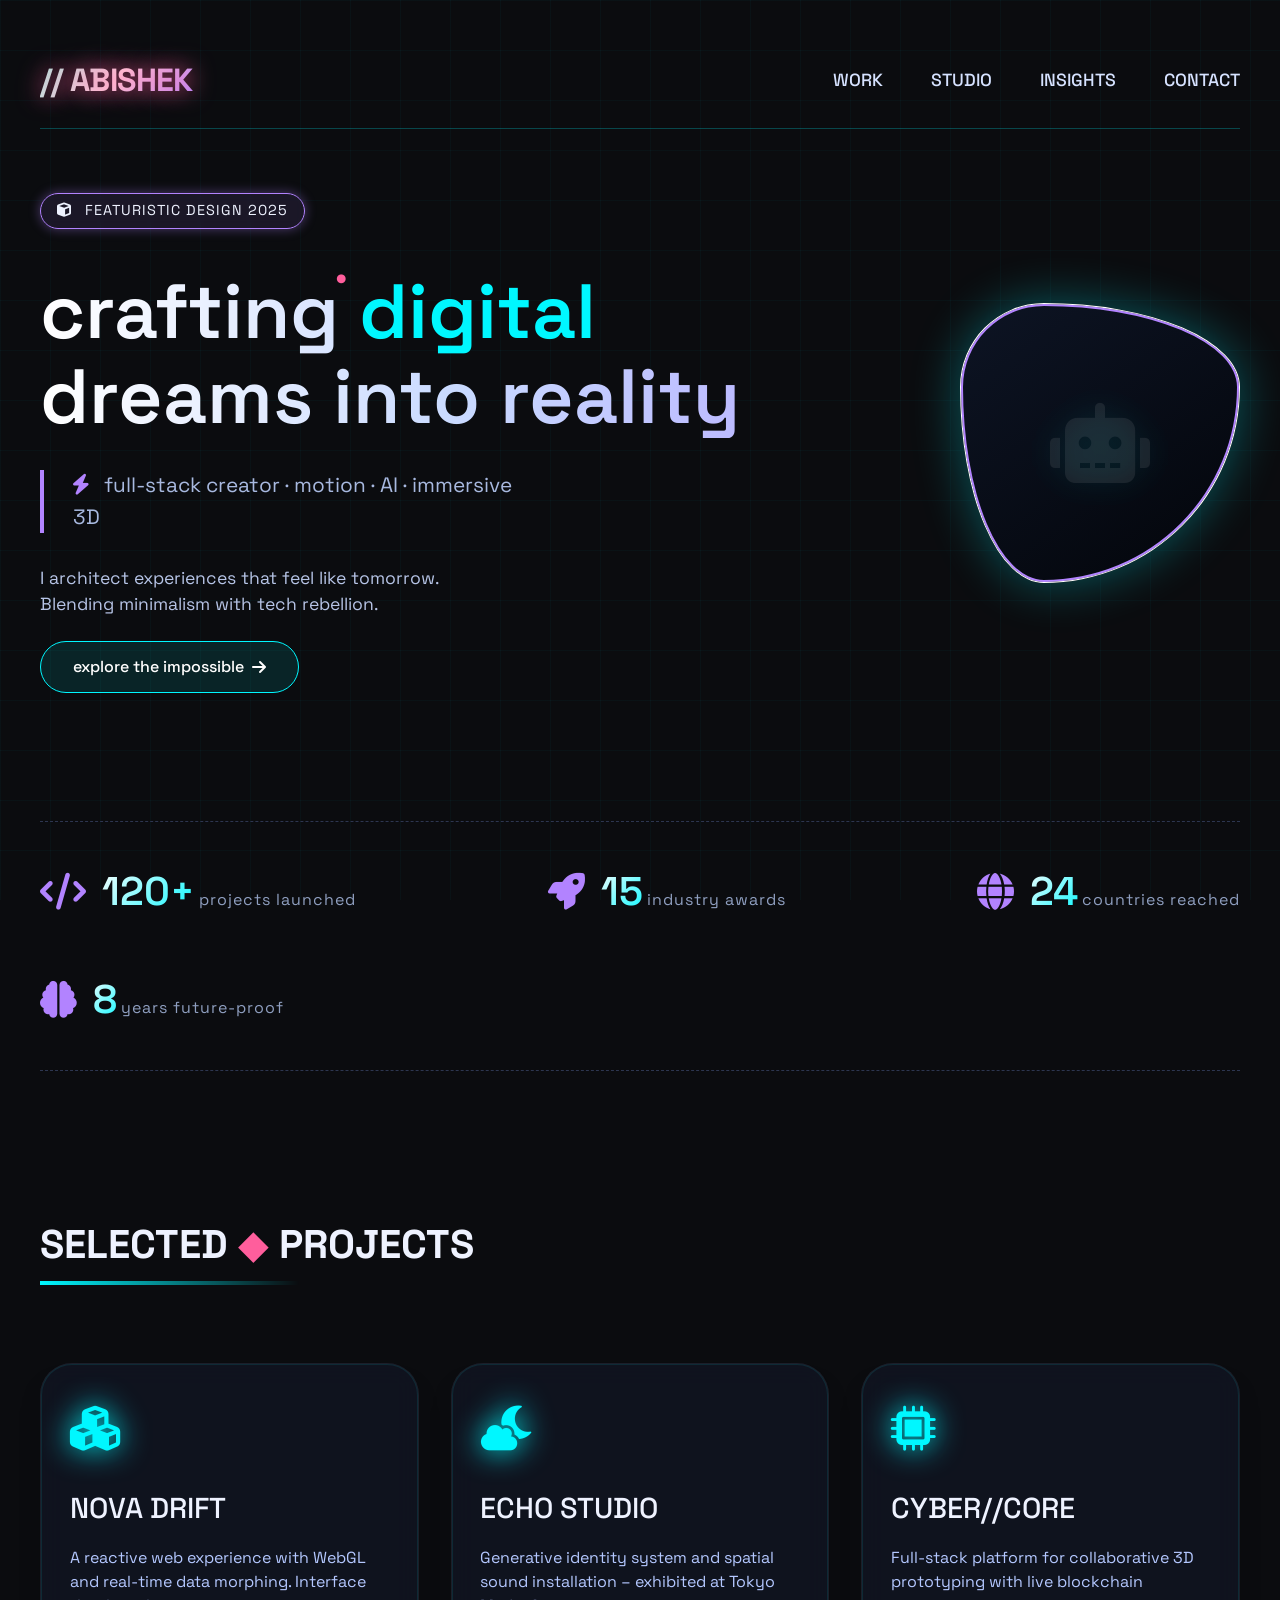
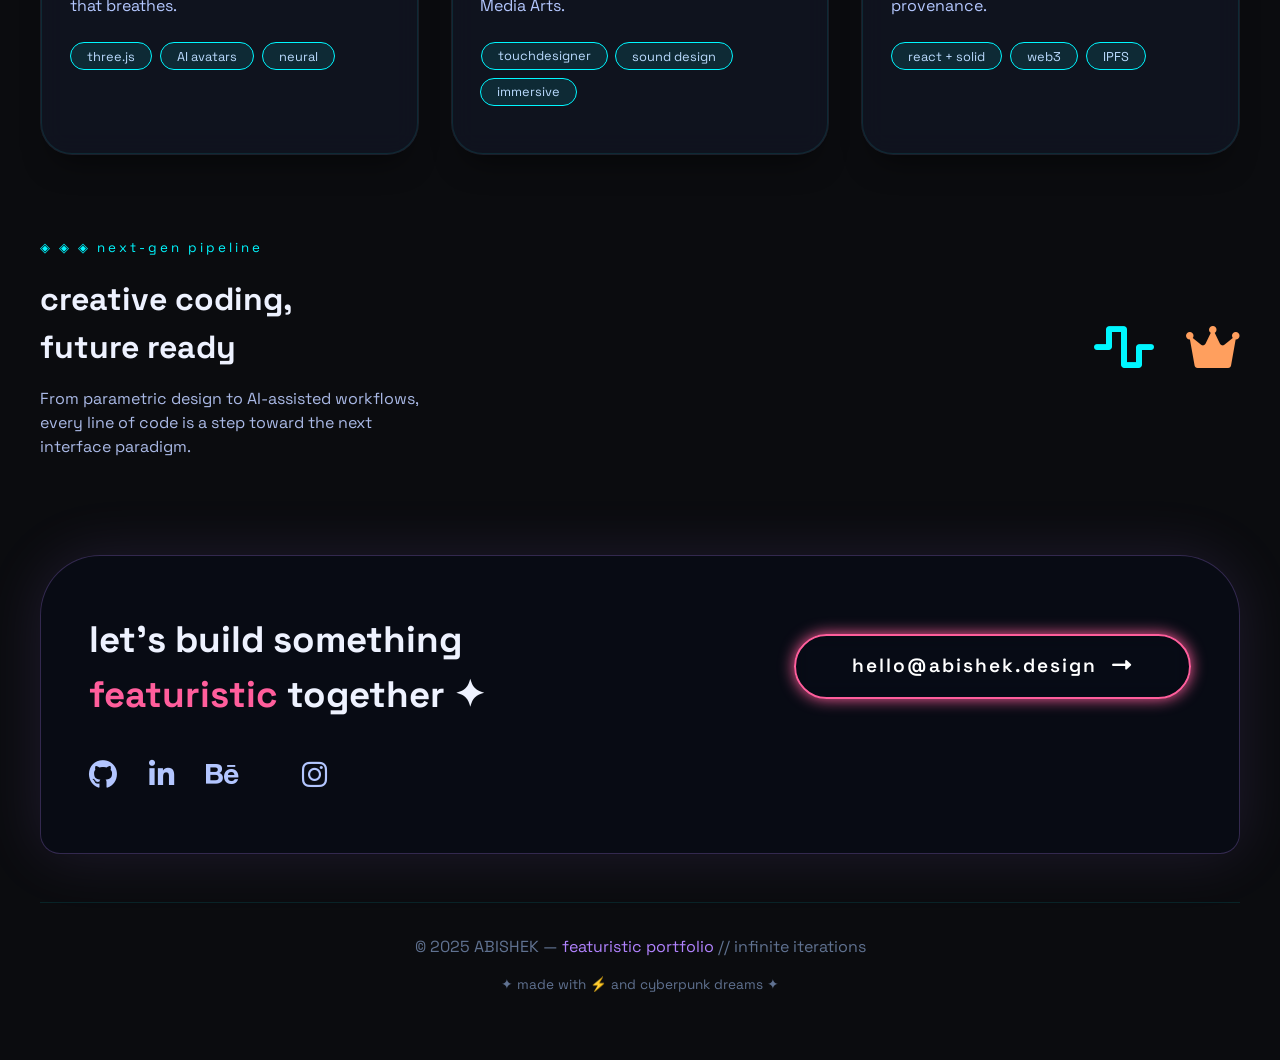
<file: amd.html>
<!DOCTYPE html>
<html lang="en">
<head>
    <meta charset="UTF-8">
    <meta name="viewport" content="width=device-width, initial-scale=1.0">
    <title>Abishek · futurist portfolio</title>
    <!-- Font & Icons (Feather Icons + Google Font) -->
    <link rel="stylesheet" href="https://cdnjs.cloudflare.com/ajax/libs/font-awesome/6.0.0-beta3/css/all.min.css">
    <link href="https://fonts.googleapis.com/css2?family=Space+Grotesk:wght@300;400;500;600;700&display=swap" rel="stylesheet">
    <style>
        * {
            margin: 0;
            padding: 0;
            box-sizing: border-box;
        }

        body {
            background-color: #0b0c0f;
            font-family: 'Space Grotesk', sans-serif;
            color: #eef2ff;
            line-height: 1.5;
            overflow-x: hidden;
            scroll-behavior: smooth;
        }

        /* ===== futuristic design system ===== */
        :root {
            --glow-cyan: #00f7ff;
            --glow-purple: #b283ff;
            --glow-pink: #ff5e9c;
            --dark-bg: #0a0b0e;
            --card-bg: rgba(18, 22, 36, 0.75);
            --border-glow: 0 0 10px rgba(0, 247, 255, 0.3);
        }

        /* animated grid overlay */
        .grid-background {
            position: fixed;
            top: 0;
            left: 0;
            width: 100vw;
            height: 100vh;
            background-image: 
                linear-gradient(rgba(0, 247, 255, 0.03) 1px, transparent 1px),
                linear-gradient(90deg, rgba(0, 247, 255, 0.03) 1px, transparent 1px);
            background-size: 50px 50px;
            pointer-events: none;
            z-index: -1;
            animation: drift 20s linear infinite;
        }

        @keyframes drift {
            0% { transform: translate(0, 0); }
            100% { transform: translate(20px, 20px); }
        }

        /* glitch / neon elements */
        .glow-text {
            text-shadow: 0 0 10px var(--glow-cyan), 0 0 20px var(--glow-purple);
        }

        .neon-border {
            border: 1px solid rgba(0, 247, 255, 0.4);
            box-shadow: 0 0 20px rgba(178, 131, 255, 0.3), inset 0 0 15px rgba(0, 247, 255, 0.2);
            backdrop-filter: blur(8px);
            transition: all 0.3s ease;
        }

        .neon-border:hover {
            border-color: var(--glow-pink);
            box-shadow: 0 0 35px rgba(255, 94, 156, 0.5), inset 0 0 20px #ff5e9c;
        }

        /* container */
        .container {
            max-width: 1280px;
            margin: 0 auto;
            padding: 2rem 2.5rem;
            position: relative;
            z-index: 5;
        }

        /* header — cyber-minimal */
        .navbar {
            display: flex;
            justify-content: space-between;
            align-items: center;
            padding: 1.5rem 0;
            border-bottom: 1px solid rgba(0, 247, 255, 0.25);
            flex-wrap: wrap;
        }

        .logo {
            font-size: 2rem;
            font-weight: 700;
            letter-spacing: -0.02em;
            background: linear-gradient(130deg, #a8ede0, #fed6e3, #b283ff);
            -webkit-background-clip: text;
            background-clip: text;
            color: transparent;
            text-shadow: 0 0 25px #ff5e9c;
        }

        .nav-links {
            display: flex;
            gap: 3rem;
            font-weight: 500;
        }

        .nav-links a {
            text-decoration: none;
            color: #d6e2ff;
            font-size: 1.1rem;
            position: relative;
            padding: 0.25rem 0;
        }

        .nav-links a::after {
            content: '';
            position: absolute;
            bottom: 0;
            left: 0;
            width: 0%;
            height: 2px;
            background: linear-gradient(90deg, var(--glow-cyan), var(--glow-pink));
            transition: width 0.25s;
        }

        .nav-links a:hover::after {
            width: 100%;
            box-shadow: 0 0 8px var(--glow-cyan);
        }

        /* hero */
        .hero {
            display: flex;
            align-items: center;
            justify-content: space-between;
            gap: 4rem;
            margin: 4rem 0 8rem;
            flex-wrap: wrap;
        }

        .hero-content {
            flex: 1 1 350px;
        }

        .chip {
            display: inline-block;
            padding: 0.4rem 1rem;
            background: rgba(178, 131, 255, 0.1);
            border: 1px solid var(--glow-purple);
            border-radius: 40px;
            font-size: 0.9rem;
            letter-spacing: 1px;
            margin-bottom: 1.5rem;
            backdrop-filter: blur(5px);
            box-shadow: 0 0 12px #b283ff66;
        }

        .hero h1 {
            font-size: clamp(2.8rem, 7vw, 4.8rem);
            font-weight: 600;
            line-height: 1.1;
            background: linear-gradient(to right, #ffffff, #c8d9ff, #b6aaff);
            -webkit-background-clip: text;
            background-clip: text;
            color: transparent;
            margin: 1rem 0 1.2rem;
        }

        .hero-highlight {
            color: var(--glow-cyan);
            position: relative;
            display: inline-block;
        }

        .hero-highlight::before {
            content: '•';
            position: absolute;
            left: -1.5rem;
            color: var(--glow-pink);
            font-size: 2rem;
            top: -10px;
            animation: pulse 2s infinite;
        }

        @keyframes pulse {
            0% { opacity: 0.3; text-shadow: 0 0 2px white; }
            50% { opacity: 1; text-shadow: 0 0 18px var(--glow-pink); }
            100% { opacity: 0.3; }
        }

        .hero-desc {
            font-size: 1.3rem;
            color: #a8b9e0;
            border-left: 4px solid var(--glow-purple);
            padding-left: 1.8rem;
            margin: 2rem 0;
            max-width: 500px;
        }

        .hero-avatar {
            flex: 0 0 280px;
            height: 280px;
            border-radius: 30% 70% 70% 30% / 30% 30% 70% 70%;
            background: linear-gradient(145deg, #0d1424, #03050a);
            box-shadow: 0 0 50px #00f7ff55, 0 0 0 2px #b283ff inset;
            animation: morph 8s ease-in-out infinite;
            display: flex;
            align-items: center;
            justify-content: center;
            color: rgba(255,255,255,0.1);
            font-size: 5rem;
            border: 1px solid white;
        }

        @keyframes morph {
            0% { border-radius: 30% 70% 70% 30% / 30% 30% 70% 70%; }
            50% { border-radius: 60% 40% 40% 60% / 50% 60% 40% 50%; }
            100% { border-radius: 30% 70% 70% 30% / 30% 30% 70% 70%; }
        }

        .hero-avatar i {
            opacity: 0.8;
            filter: drop-shadow(0 0 15px cyan);
        }

        /* featured work — card grid with glassmorphism */
        .section-title {
            font-size: 2.5rem;
            margin: 5rem 0 2.5rem;
            display: inline-block;
            position: relative;
        }

        .section-title span {
            color: var(--glow-pink);
            font-weight: 300;
        }

        .section-title::after {
            content: '';
            position: absolute;
            left: 0;
            bottom: -10px;
            width: 60%;
            height: 4px;
            background: linear-gradient(90deg, var(--glow-cyan), transparent);
        }

        .project-grid {
            display: grid;
            grid-template-columns: repeat(auto-fit, minmax(300px, 1fr));
            gap: 2rem;
            margin: 3rem 0;
        }

        .project-card {
            background: var(--card-bg);
            backdrop-filter: blur(12px);
            border: 1px solid rgba(255,255,255,0.05);
            border-radius: 32px;
            padding: 2rem 1.8rem;
            transition: all 0.25s ease-out;
            box-shadow: 0 20px 30px -15px #00000080, 0 0 0 1px rgba(0,247,255,0.1) inset;
            position: relative;
            overflow: hidden;
        }

        .project-card::before {
            content: '';
            position: absolute;
            inset: 0;
            background: radial-gradient(circle at 30% 30%, rgba(178,131,255,0.16), transparent 70%);
            opacity: 0;
            transition: opacity 0.4s;
        }

        .project-card:hover::before {
            opacity: 1;
        }

        .project-card:hover {
            transform: translateY(-12px) scale(1.02);
            border-color: var(--glow-purple);
            box-shadow: 0 25px 40px -10px #000, 0 0 35px #b283ff77;
        }

        .project-icon {
            font-size: 2.8rem;
            margin-bottom: 1.5rem;
            color: var(--glow-cyan);
            filter: drop-shadow(0 0 15px var(--glow-cyan));
        }

        .project-card h3 {
            font-size: 1.8rem;
            font-weight: 500;
            margin-bottom: 1rem;
        }

        .project-tags {
            display: flex;
            flex-wrap: wrap;
            gap: 0.5rem;
            margin: 1.5rem 0 1rem;
        }

        .project-tags span {
            background: rgba(0,247,255,0.1);
            border: 1px solid var(--glow-cyan);
            border-radius: 40px;
            padding: 0.2rem 1rem;
            font-size: 0.8rem;
            font-weight: 400;
            color: #bbdbff;
        }

        /* stats / feature pills */
        .stats-row {
            display: flex;
            gap: 3rem;
            margin: 4rem 0;
            flex-wrap: wrap;
            justify-content: space-between;
            border-top: 1px dashed #2d3650;
            border-bottom: 1px dashed #2d3650;
            padding: 2.5rem 0;
        }

        .stat-item {
            display: flex;
            align-items: center;
            gap: 1rem;
        }

        .stat-number {
            font-size: 2.5rem;
            font-weight: 600;
            background: linear-gradient(135deg, #ffffff, var(--glow-cyan));
            -webkit-background-clip: text;
            background-clip: text;
            color: transparent;
        }

        .stat-label {
            color: #8f9fc0;
            letter-spacing: 1px;
        }

        .stat-icon {
            font-size: 2.3rem;
            color: var(--glow-purple);
        }

        /* contact / cta area */
        .contact-area {
            background: rgba(8, 12, 24, 0.7);
            backdrop-filter: blur(15px);
            border-radius: 60px 60px 20px 20px;
            padding: 3.5rem 3rem;
            margin: 6rem 0 3rem;
            border: 1px solid #b283ff40;
            box-shadow: 0 0 60px #b283ff20;
        }

        .contact-flex {
            display: flex;
            flex-wrap: wrap;
            align-items: center;
            justify-content: space-between;
            gap: 2rem;
        }

        .contact-flex h2 {
            font-size: 2.3rem;
            max-width: 500px;
        }

        .glow-btn {
            background: transparent;
            border: 2px solid var(--glow-pink);
            color: white;
            padding: 1rem 3.5rem;
            font-size: 1.2rem;
            font-weight: 600;
            border-radius: 60px;
            cursor: pointer;
            transition: 0.2s;
            box-shadow: 0 0 15px var(--glow-pink);
            text-decoration: none;
            display: inline-block;
            backdrop-filter: blur(8px);
            letter-spacing: 2px;
        }

        .glow-btn:hover {
            background: var(--glow-pink);
            color: #0b0c0f;
            box-shadow: 0 0 45px #ff5e9c, 0 0 10px cyan inset;
            border-color: white;
            transform: scale(1.02);
        }

        .social-links {
            display: flex;
            gap: 2rem;
            font-size: 1.8rem;
            margin-top: 2rem;
        }

        .social-links a {
            color: #b3c6ff;
            transition: 0.2s;
            filter: drop-shadow(0 0 10px transparent);
        }

        .social-links a:hover {
            color: var(--glow-cyan);
            transform: translateY(-5px);
            filter: drop-shadow(0 0 15px var(--glow-cyan));
        }

        footer {
            text-align: center;
            padding: 2rem 0;
            color: #607291;
            border-top: 1px solid rgba(0,247,255,0.1);
        }

        /* scrollbar design */
        ::-webkit-scrollbar {
            width: 8px;
        }
        ::-webkit-scrollbar-track {
            background: #0b0c0f;
        }
        ::-webkit-scrollbar-thumb {
            background: linear-gradient(#b283ff, #00f7ff);
            border-radius: 4px;
        }

        /* responsive */
        @media (max-width: 700px) {
            .container { padding: 1rem 1.5rem; }
            .navbar { flex-direction: column; gap: 1rem; }
            .nav-links { gap: 1.5rem; flex-wrap: wrap; justify-content: center; }
            .hero-avatar { width: 200px; height: 200px; }
        }
    </style>
</head>
<body>
    <div class="grid-background"></div>

    <div class="container">
        <!-- header with futuristic navigation -->
        <nav class="navbar">
            <div class="logo">// ABISHEK</div>
            <div class="nav-links">
                <a href="#">WORK</a>
                <a href="#">STUDIO</a>
                <a href="#">INSIGHTS</a>
                <a href="#">CONTACT</a>
            </div>
        </nav>

        <!-- hero section – glitchy + feature rich -->
        <div class="hero">
            <div class="hero-content">
                <span class="chip"><i class="fas fa-cube" style="margin-right: 8px;"></i> FEATURISTIC DESIGN 2025</span>
                <h1>
                    crafting <span class="hero-highlight">digital</span><br>
                    dreams into reality
                </h1>
                <div class="hero-desc">
                    <i class="fas fa-bolt" style="color: #b283ff; margin-right: 10px;"></i>
                    full‑stack creator · motion · AI · immersive 3D
                </div>
                <p style="color: #b6c4e6; max-width: 500px; font-size: 1.1rem; margin: 2rem 0 1rem;">
                    I architect experiences that feel like tomorrow. <br>Blending minimalism with tech rebellion.
                </p>
                <!-- floating mini cta -->
                <a href="#" style="display: inline-flex; align-items: center; gap: 8px; color: white; background: rgba(0,247,255,0.1); padding: 0.8rem 2rem; border-radius: 60px; border: 1px solid #00f7ff; text-decoration: none; font-weight: 500; margin-top: 0.5rem;"> explore the impossible <i class="fas fa-arrow-right"></i></a>
            </div>

            <div class="hero-avatar">
                <i class="fas fa-robot"></i>
            </div>
        </div>

        <!-- stats / futuristic micro metrics -->
        <div class="stats-row">
            <div class="stat-item">
                <i class="fas fa-code stat-icon"></i>
                <div><span class="stat-number">120+</span> <span class="stat-label">projects launched</span></div>
            </div>
            <div class="stat-item">
                <i class="fas fa-rocket stat-icon"></i>
                <div><span class="stat-number">15</span> <span class="stat-label">industry awards</span></div>
            </div>
            <div class="stat-item">
                <i class="fas fa-globe stat-icon"></i>
                <div><span class="stat-number">24</span> <span class="stat-label">countries reached</span></div>
            </div>
            <div class="stat-item">
                <i class="fas fa-brain stat-icon"></i>
                <div><span class="stat-number">8</span> <span class="stat-label">years future-proof</span></div>
            </div>
        </div>

        <!-- featured work section — featuristic cards -->
        <h2 class="section-title">SELECTED <span>◆</span> PROJECTS</h2>
        <div class="project-grid">
            <div class="project-card">
                <div class="project-icon"><i class="fas fa-cubes"></i></div>
                <h3>NOVA DRIFT</h3>
                <p style="color: #b4c8ff;">A reactive web experience with WebGL and real‑time data morphing. Interface that breathes.</p>
                <div class="project-tags">
                    <span>three.js</span>
                    <span>AI avatars</span>
                    <span>neural</span>
                </div>
            </div>
            <div class="project-card">
                <div class="project-icon"><i class="fas fa-cloud-moon"></i></div>
                <h3>ECHO STUDIO</h3>
                <p style="color: #b4c8ff;">Generative identity system and spatial sound installation – exhibited at Tokyo Media Arts.</p>
                <div class="project-tags">
                    <span>touchdesigner</span>
                    <span>sound design</span>
                    <span>immersive</span>
                </div>
            </div>
            <div class="project-card">
                <div class="project-icon"><i class="fas fa-microchip"></i></div>
                <h3>CYBER//CORE</h3>
                <p style="color: #b4c8ff;">Full‑stack platform for collaborative 3D prototyping with live blockchain provenance.</p>
                <div class="project-tags">
                    <span>react + solid</span>
                    <span>web3</span>
                    <span>IPFS</span>
                </div>
            </div>
        </div>

        <!-- extra design feature: floating timeline concept -->
        <div style="margin: 5rem 0 2rem; display: flex; flex-wrap: wrap; gap: 2.5rem; justify-content: space-between; align-items: center;">
            <div style="max-width: 400px;">
                <small style="color: #00f7ff; letter-spacing: 3px;">◈  ◈  ◈  next-gen pipeline</small>
                <h3 style="font-size: 2rem; margin: 1rem 0;">creative coding,<br>future ready</h3>
                <p style="color: #aab9e6;">From parametric design to AI-assisted workflows, every line of code is a step toward the next interface paradigm.</p>
            </div>
            <div style="display: flex; gap: 2rem; font-size: 3rem; color: #2f3b66;">
                <i class="fas fa-circle-nodes" style="color: #b283ff;"></i>
                <i class="fas fa-wave-square" style="color: #00f7ff;"></i>
                <i class="fas fa-crown" style="color: #ff9f5e;"></i>
            </div>
        </div>

        <!-- contact / final area -->
        <div class="contact-area">
            <div class="contact-flex">
                <h2>let’s build something <span style="color: #ff5e9c;">featuristic</span> together ✦</h2>
                <a href="#" class="glow-btn">hello@abishek.design <i class="fas fa-long-arrow-alt-right" style="margin-left: 8px;"></i></a>
            </div>
            <div class="social-links">
                <a href="#" aria-label="github"><i class="fab fa-github"></i></a>
                <a href="#" aria-label="linkedin"><i class="fab fa-linkedin-in"></i></a>
                <a href="#" aria-label="behance"><i class="fab fa-behance"></i></a>
                <a href="#" aria-label="x"><i class="fab fa-x-twitter"></i></a>
                <a href="#" aria-label="instagram"><i class="fab fa-instagram"></i></a>
            </div>
        </div>

        <!-- footer with subtle glow -->
        <footer>
            <p>© 2025 ABISHEK — <span style="color: #b283ff;">featuristic portfolio</span> // infinite iterations</p>
            <p style="margin-top: 1rem; font-size: 0.85rem;">✦  made with ⚡ and cyberpunk dreams  ✦</p>
        </footer>
    </div>

    <!-- small hover glow enhancement -->
</body>
</html>
</file>
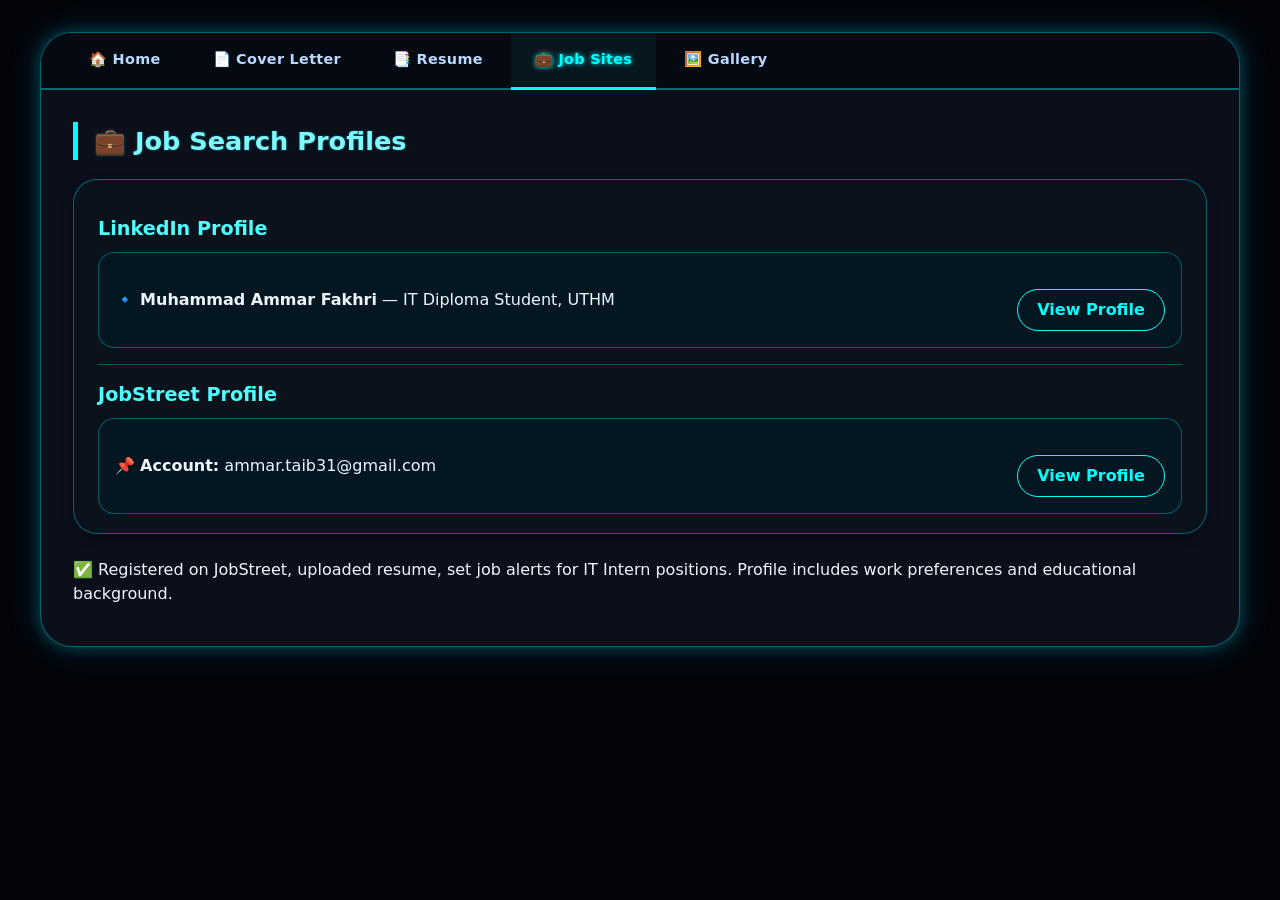
<file: jobsites.html>
<!DOCTYPE html>
<html lang="en">
<head>
  <meta charset="UTF-8">
  <title>Job Sites</title>
  <link rel="stylesheet" href="style.css">
</head>
<body>

<div class="portfolio">

  <div class="nav-tabs">
    <a class="tab-btn" href="index.html">🏠 Home</a>
    <a class="tab-btn" href="cover.html">📄 Cover Letter</a>
    <a class="tab-btn" href="resume.html">📑 Resume</a>
    <a class="tab-btn active" href="jobsites.html">💼 Job Sites</a>
    <a class="tab-btn" href="gallery.html">🖼️ Gallery</a>
  </div>

  <div class="tab-panel active-panel">
  <h2>💼 Job Search Profiles</h2>
    <div class="card">
      <h3>LinkedIn Profile</h3>
      <div class="profile-badge">
        <div>🔹 <strong>Muhammad Ammar Fakhri</strong> — IT Diploma Student, UTHM</div>
        <a href="https://www.linkedin.com/in/noh-ammar-fakhri-47ba52371" target="_blank" class="btn btn-outline" style="text-decoration:none;">View Profile</a>
      </div>
      <hr>
      <h3>JobStreet Profile</h3>
      <div class="profile-badge">
        <div>📌 <strong>Account:</strong> ammar.taib31@gmail.com</div>
        <a href="https://my.jobstreet.com/profiles/muhammadammarfakhribin-taib-0tjcXfVCht" target="_blank" class="btn btn-outline" style="text-decoration:none;">View Profile</a>
      </div>
      </div>
      <p>✅ Registered on JobStreet, uploaded resume, set job alerts for IT Intern positions. Profile includes work preferences and educational background.</p>
    </div>
  </div>
</body>
</html>
</file>
<file: style.css>
* {
      margin: 0;
      padding: 0;
      box-sizing: border-box;
    }

    body {
      background: #03050b;
      font-family: 'Inter', 'Segoe UI', system-ui, -apple-system, 'Poppins', sans-serif;
      line-height: 1.5;
      color: #eef5ff;
      padding: 2rem 1.5rem;
    }
/* MAIN HEADER */
.main-header {
  text-align: center;
  padding: 1.5rem 0;
  border-bottom: 2px solid rgba(0, 255, 255, 0.3);
}

.main-header h1 {
  font-size: 2.5rem;
  font-weight: 800;
  letter-spacing: 3px;
  color: #0ff;
  text-shadow: 0 0 10px cyan, 0 0 25px rgba(0,255,255,0.5);
}

/* BIG RECTANGLE PROFILE IMAGE */
.hero-photo-lg {
  width: 220px;
  height: 260px;
  object-fit: cover;
  border-radius: 10px; /* rectangle, not circle */
  border: 2px solid #0ff;
  box-shadow: 0 0 15px cyan;
}

/* ADJUST HERO SECTION */
.hero-mini {
  align-items: center;
  gap: 2rem;
}
.hero-mini {
  display: flex;
  justify-content: space-between; /* pushes items apart */
  align-items: center;
}

.hero-text {
  flex: 1;
}
    /* main neon container - fusion design */
    .portfolio {
      max-width: 1200px;
      margin: 0 auto;
      background: #0a0f1a;
      border-radius: 2rem;
      box-shadow: 0 0 15px rgba(0, 255, 255, 0.25), 0 0 35px rgba(0, 180, 255, 0.15);
      border: 1px solid rgba(0, 255, 255, 0.35);
      overflow: hidden;
    }

    /* navigation tabs - neon style */
    .nav-tabs {
      display: flex;
      flex-wrap: wrap;
      background: #050a12;
      border-bottom: 2px solid rgba(0, 255, 255, 0.4);
      padding: 0 1.5rem;
      gap: 0.25rem;
    }

    .tab-btn {
      background: transparent;
      border: none;
      padding: 1rem 1.5rem;
      font-size: 0.9rem;
      font-weight: 600;
      color: #bbd9ff;
      cursor: pointer;
      transition: all 0.2s;
      border-bottom: 3px solid transparent;
      margin-bottom: -2px;
      font-family: inherit;
      letter-spacing: 0.3px;
    }

    .tab-btn:hover {
      color: #0ff;
      background: rgba(0, 255, 255, 0.08);
      text-shadow: 0 0 4px cyan;
    }

    .tab-btn.active {
      color: #0ff;
      border-bottom-color: #0ff;
      text-shadow: 0 0 5px cyan;
      background: rgba(0, 255, 255, 0.05);
    }

    /* content panels */
    .tab-panel {
      display: none;
      padding: 2rem 2rem 2.5rem;
      animation: fadeIn 0.25s ease;
    }

    .tab-panel.active-panel {
      display: block;
    }

    @keyframes fadeIn {
      from { opacity: 0; transform: translateY(6px);}
      to { opacity: 1; transform: translateY(0);}
    }

    /* headings neon style */
    h1, h2 {
      font-size: 1.6rem;
      font-weight: 600;
      margin-bottom: 1.2rem;
      color: #7df9ff;
      border-left: 5px solid #0ff;
      padding-left: 1rem;
      text-shadow: 0 0 3px rgba(0,255,255,0.3);
    }

    h3 {
      font-size: 1.2rem;
      font-weight: 600;
      margin: 1rem 0 0.5rem;
      color: #4effff;
    }

    /* cards - glassmorph neon */
    .card {
      background: rgba(12, 20, 30, 0.65);
      backdrop-filter: blur(4px);
      border: 1px solid rgba(0, 255, 255, 0.35);
      border-radius: 1.5rem;
      padding: 1.2rem 1.5rem;
      margin-bottom: 1.5rem;
      box-shadow: 0 4px 12px rgba(0,0,0,0.3);
      transition: all 0.2s;
    }

    .card:hover {
      border-color: rgba(0, 255, 255, 0.7);
      box-shadow: 0 0 18px rgba(0,255,255,0.1);
    }

    .job-link {
      background: rgba(0, 255, 255, 0.12);
      padding: 0.7rem 1rem;
      border-radius: 1rem;
      display: block;
      margin: 0.5rem 0;
      border-left: 3px solid #0ff;
    }

    .job-link a {
      color: #7df9ff;
      text-decoration: none;
      font-weight: 500;
    }

    .job-link p {
      font-size: 0.8rem;
      margin-top: 0.4rem;
      opacity: 0.85;
    }

    hr {
      margin: 1rem 0;
      border: none;
      border-top: 1px solid rgba(0, 255, 255, 0.3);
    }

    /* RESUME (ATS friendly but neon integrated) */
    .resume-content {
      max-width: 900px;
      margin: 0 auto;
      background: rgba(8, 16, 24, 0.75);
      backdrop-filter: blur(4px);
      border: 1px solid rgba(0, 210, 255, 0.5);
      border-radius: 1.5rem;
      padding: 1.8rem;
      transition: box-shadow 0.2s;
    }

    .resume-header {
      text-align: center;
      margin-bottom: 1.2rem;
      border-bottom: 2px solid #0ff;
      padding-bottom: 0.8rem;
    }

    .resume-name {
      font-size: 1.8rem;
      font-weight: 700;
      background: linear-gradient(135deg, #ffffff, #7df9ff);
      -webkit-background-clip: text;
      background-clip: text;
      color: transparent;
      letter-spacing: -0.5px;
    }

    .resume-contact {
      font-size: 0.85rem;
      color: #bbddff;
      display: flex;
      flex-wrap: wrap;
      justify-content: center;
      gap: 1rem;
      margin-top: 0.3rem;
    }

    .section-title {
      font-size: 1rem;
      font-weight: 700;
      margin: 1rem 0 0.6rem;
      background: rgba(0, 255, 255, 0.1);
      padding: 0.3rem 0.8rem;
      border-left: 4px solid #0ff;
      border-radius: 0 12px 12px 0;
      color: #bcffff;
    }

    .job-item, .edu-item {
      margin-bottom: 0.8rem;
    }

    ul {
      padding-left: 1.2rem;
      margin: 0.4rem 0;
    }

    li {
      margin-bottom: 0.2rem;
      color: #d4eaff;
    }

    /* gallery grid (neon infused) */
.gallery-grid {
  display: grid;
  grid-template-columns: repeat(3, 1fr); /* 3 per row */
  gap: 20px;
}

.gallery-item img {
  width: 100%;
  height: 300px; /* 🔥 increase this */
  object-fit: cover; /* keeps image nice, no weird stretching */
  border-radius: 10px;
}
.gallery-item img {
  width: 100%;
  height: 300px; /* 🔥 increase this */
  object-fit: cover; /* keeps image nice, no weird stretching */
  border-radius: 10px;
}
    .gallery-item:hover {
      transform: translateY(-4px);
      border-color: #0ff;
      box-shadow: 0 0 18px rgba(0,255,255,0.2);
    }
    .gallery-item img {
      width: 100%;
      height: 300px;
      object-fit: cover;
      border-radius: 0.8rem;
      background: #0a1420;
      border: 1px solid rgba(0,255,200,0.4);
    }
    .gallery-caption {
      margin-top: 0.6rem;
      font-size: 0.75rem;
      font-weight: 500;
      color: #c4f0ff;
    }

    /* profile badges */
    .profile-badge {
      display: flex;
      align-items: center;
      justify-content: space-between;
      flex-wrap: wrap;
      gap: 1rem;
      background: rgba(0, 30, 40, 0.5);
      border-radius: 1rem;
      padding: 1rem;
      border: 1px solid rgba(0,255,255,0.3);
    }

    .btn {
      background: #0ff;
      color: #03050b;
      border: none;
      padding: 0.5rem 1.2rem;
      border-radius: 2rem;
      font-weight: 700;
      cursor: pointer;
      text-decoration: none;
      display: inline-block;
      transition: 0.2s;
      box-shadow: 0 0 6px cyan;
      margin-top: 20px;
    }
    .btn:hover {
      background: #7df9ff;
      transform: scale(1.02);
      box-shadow: 0 0 12px cyan;
    }

    .btn-outline {
      background: transparent;
      border: 1px solid #0ff;
      color: #0ff;
      box-shadow: none;
    }
    .btn-outline:hover {
      background: rgba(0,255,255,0.15);
      color: white;
    }

    footer {
      text-align: center;
      font-size: 0.7rem;
      border-top: 1px solid rgba(0, 255, 255, 0.3);
      padding-top: 1.2rem;
      margin-top: 1rem;
      color: #6c8bb0;
    }

    /* personal gallery text */
    .gallery-note {
      font-size: 0.8rem;
      margin-top: 1rem;
      color: #bbddff;
    }

    /* hero mini style for home panel */
    .hero-mini {
      display: flex;
      align-items: center;
      gap: 1.5rem;
      flex-wrap: wrap;
      margin-bottom: 1.2rem;
      background: rgba(0,20,30,0.4);
      border-radius: 1.5rem;
      padding: 0.8rem 1.2rem;
      border: 1px solid rgba(0,255,255,0.25);
    }
    .hero-photo-sm {
      width: 80px;
      height: 80px;
      border-radius: 50%;
      object-fit: cover;
      border: 2px solid #0ff;
      box-shadow: 0 0 10px cyan;
    }
    .matrix-text {
      font-family: monospace;
      background: rgba(0,255,255,0.1);
      padding: 0.2rem 0.8rem;
      border-radius: 30px;
      font-size: 0.8rem;
    }

    @media (max-width: 700px) {
      .tab-btn { padding: 0.7rem 1rem; font-size: 0.75rem;}
      .tab-panel { padding: 1.2rem; }
      .resume-contact { flex-direction: column; align-items: center; gap: 0.2rem;}
    }
  
    .pdf-viewer {
  width: 100%;
  height: 600px;
  border: 1px solid rgba(0,255,255,0.4);
  border-radius: 1rem;
  overflow: hidden;
  box-shadow: 0 0 10px rgba(0,255,255,0.2);
}

    .pdf-viewer iframe {
      width: 100%;
      height: 100%;
      border: none;
    }

    .pdf-actions {
      display: flex;
      flex-wrap: wrap;
      gap: 0.75rem;
      margin: 0.75rem 0 1rem;
    }

    .pdf-actions .btn {
      margin-top: 0;
    }

    @media (max-width: 700px) {
      .pdf-viewer { height: 70vh; min-height: 420px; }
    }

a {
  text-decoration: none;
  color: inherit;
}

.nav-tabs a{
  text-decoration: none;
}

.gallery-item img {
  width: 100%;
  cursor: pointer;
  transition: 0.3s;
}

.gallery-item img:hover {
  transform: scale(1.05);
}

/* Lightbox */
#lightbox {
  position: fixed;
  top: 0;
  left: 0;
  width: 100%;
  height: 100%;
  background: rgba(0,0,0,0.9);
  display: none;
  justify-content: center;
  align-items: center;
}

#lightbox img {
  max-width: 80%;
  max-height: 80%;
}

#closeBtn {
  position: absolute;
  top: 20px;
  right: 40px;
  font-size: 40px;
  color: white;
  cursor: pointer;
}

.lightbox {
  position: fixed;
  top: 0;
  left: 0;
  width: 100%;
  height: 100%;
  background: rgba(0,0,0,0.9);
  display: none;
  justify-content: center;
  align-items: center;
}

.lightbox img {
  max-width: 80%;
  max-height: 80%;
}

.lightbox:target {
  display: flex;
}

.close {
  position: absolute;
  top: 20px;
  right: 40px;
  font-size: 40px;
  color: white;
  text-decoration: none;
}
.lightbox {
  position: fixed;
  top: 0;
  left: 0;
  width: 100%;
  height: 100%;
  background: rgba(0,0,0,0.9);
  display: none;
  justify-content: center;
  align-items: center;
}

.lightbox img {
  max-width: 80%;
  max-height: 80%;
}

.lightbox:target {
  display: flex;
}

.close {
  position: absolute;
  top: 20px;
  right: 40px;
  font-size: 40px;
  color: white;
  text-decoration: none;
}
.gallery-caption strong {
  font-size: 18px;
  display: block;
  margin-bottom: 8px;
}

.gallery-caption {
  line-height: 1.6;
}
</file>
